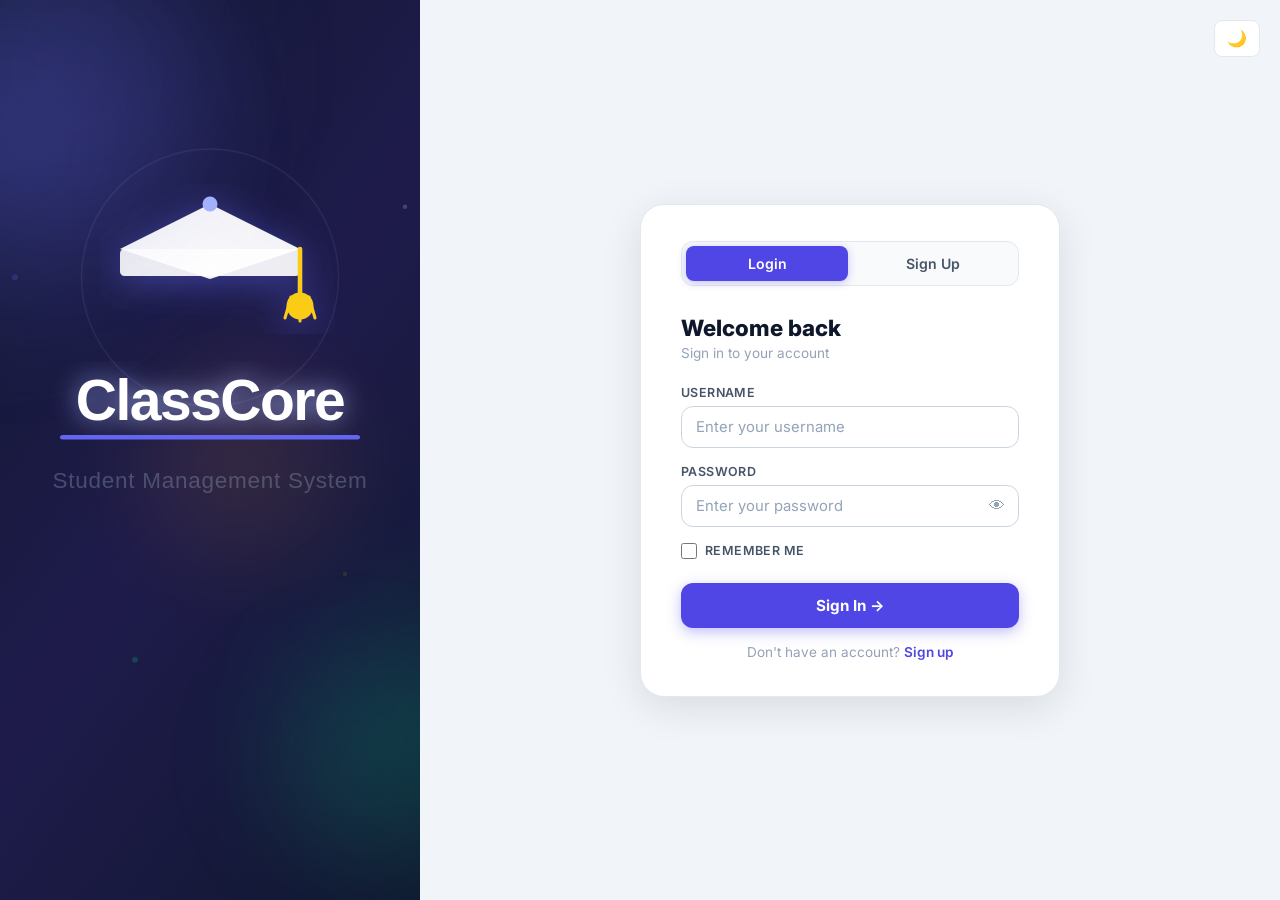
<file: index.html>
<!DOCTYPE html>
<html lang="en" data-theme="light">
<head>
  <meta charset="UTF-8" />
  <meta name="viewport" content="width=device-width, initial-scale=1.0" />
  <title>ClassCore — Student Management System</title>
  <link rel="icon" type="image/svg+xml" href="favicon.svg" />
  <link rel="stylesheet" href="styles.css" />
</head>
<body>

  <div id="toast-container"></div>

  <!-- Delete Modal -->
  <div id="modal-overlay" class="modal-overlay hidden">
    <div class="modal">
      <div class="modal-icon">🗑️</div>
      <h3>Delete Student?</h3>
      <p id="modal-msg">This action cannot be undone.</p>
      <div class="modal-actions">
        <button id="modal-confirm" class="btn-danger">Yes, Delete</button>
        <button id="modal-cancel" class="btn-ghost">Cancel</button>
      </div>
    </div>
  </div>

  <!-- Navbar -->
  <nav class="navbar">
    <div class="nav-brand">
      <span class="nav-logo">🎓</span>
      <div class="nav-title">
        <span class="nav-name">ClassCore</span>
        <span class="nav-sub">Student Management System</span>
      </div>
    </div>
    <div class="nav-right">
      <span class="nav-badge" id="academic-year"></span>
      <div class="ay-dropdown hidden" id="ay-dropdown"></div>
      <div class="nav-user" id="nav-user"></div>
      <button id="theme-toggle" class="btn-icon" title="Toggle theme">🌙</button>
      <button id="logout-btn" class="btn-icon btn-logout" title="Logout">⏻</button>
    </div>
  </nav>

  <!-- Page Layout -->
  <div class="page">

    <!-- Sidebar -->
    <aside class="sidebar">
      <div class="sidebar-section">
        <p class="sidebar-label">Overview</p>
        <div class="sidebar-stat">
          <span class="ss-icon">👥</span>
          <div>
            <div class="ss-num" id="stat-total">0</div>
            <div class="ss-label">Total Students</div>
          </div>
        </div>
        <div class="sidebar-stat">
          <span class="ss-icon">🏛️</span>
          <div>
            <div class="ss-num" id="stat-depts">0</div>
            <div class="ss-label">Departments</div>
          </div>
        </div>
        <div class="sidebar-stat">
          <span class="ss-icon">📅</span>
          <div>
            <div class="ss-num" id="stat-latest">—</div>
            <div class="ss-label">Latest Enrolled</div>
          </div>
        </div>
      </div>

      <div class="sidebar-section">
        <p class="sidebar-label">Quick Actions</p>
        <button class="sidebar-btn" id="sidebar-add-btn">➕ Add Student</button>
        <button class="sidebar-btn secondary" id="export-btn">⬇ Export CSV</button>
      </div>

      <div class="sidebar-section">
        <p class="sidebar-label">Departments</p>
        <ul class="dept-list-sidebar" id="dept-list-sidebar">
          <li class="dept-empty">No data yet</li>
        </ul>
        <button class="sidebar-btn dept-all-btn" id="dept-all-btn" style="display:none;margin-top:8px">✕ Show All Students</button>
      </div>
    </aside>

    <!-- Main Content -->
    <main class="main">

      <!-- Add / Edit Form -->
      <section class="card" id="form-card">
        <div class="card-header">
          <h2 class="card-title">
            <span id="form-title-icon">📋</span>
            <span id="form-title-text">Add New Student</span>
          </h2>
          <button class="btn-icon-sm" id="form-collapse-btn" title="Collapse">▲</button>
        </div>
        <div id="form-body">
          <form id="student-form">
            <input type="hidden" id="student-id" />
            <div class="form-grid">
              <div class="field">
                <label for="name">Full Name <span class="req">*</span></label>
                <input type="text" id="name" placeholder="e.g. Anuj Gupta" required />
              </div>
              <div class="field">
                <label for="roll">Roll Number <span class="req">*</span></label>
                <input type="text" id="roll" placeholder="e.g. CS-2024-001" required />
              </div>
              <div class="field">
                <label for="department">Department <span class="req">*</span></label>
                <input type="text" id="department" list="dept-datalist" placeholder="e.g. Computer Science" required />
                <datalist id="dept-datalist">
                  <option value="Computer Science">
                  <option value="Information Technology">
                  <option value="Software Engineering">
                  <option value="Mathematics">
                  <option value="Physics">
                  <option value="Business Administration">
                  <option value="Civil Engineering">
                  <option value="Electrical Engineering">
                </datalist>
              </div>
              <div class="field">
                <label for="enrolled">Enrollment Date</label>
                <input type="date" id="enrolled" />
              </div>
            </div>
            <div class="form-actions">
              <button type="submit" id="save-btn" class="btn-primary">➕ Add Student</button>
              <button type="button" id="clear-btn" class="btn-ghost">✖ Clear</button>
            </div>
          </form>
        </div>
      </section>

      <!-- Student Table -->
      <section class="card">
        <div class="card-header">
          <h2 class="card-title">📊 Student Records</h2>
          <div id="dept-filter-pill" class="dept-filter-pill" style="display:none"></div>
          <div class="table-controls">
            <div class="search-box">
              <span>🔍</span>
              <input type="text" id="search-input" placeholder="Search by name, roll, dept…" />
            </div>
          </div>
        </div>

        <div class="table-wrap">
          <table>
            <thead>
              <tr>
                <th>#</th>
                <th class="sortable" data-col="name">Name <span class="sort-arrow">↕</span></th>
                <th class="sortable" data-col="roll">Roll No <span class="sort-arrow">↕</span></th>
                <th class="sortable" data-col="department">Department <span class="sort-arrow">↕</span></th>
                <th class="sortable" data-col="enrolled">Enrolled <span class="sort-arrow">↕</span></th>
                <th>Actions</th>
              </tr>
            </thead>
            <tbody id="student-table-body"></tbody>
          </table>
        </div>

        <div id="empty-state" class="empty-state">
          <div class="empty-illus">🎒</div>
          <p>No students found</p>
          <small>Use the form above to add your first student.</small>
        </div>

        <div class="table-footer">
          <span id="result-count" class="result-count"></span>
        </div>
      </section>

    </main>
  </div>

  <script src="script.js"></script>
</body>
</html>
</file>
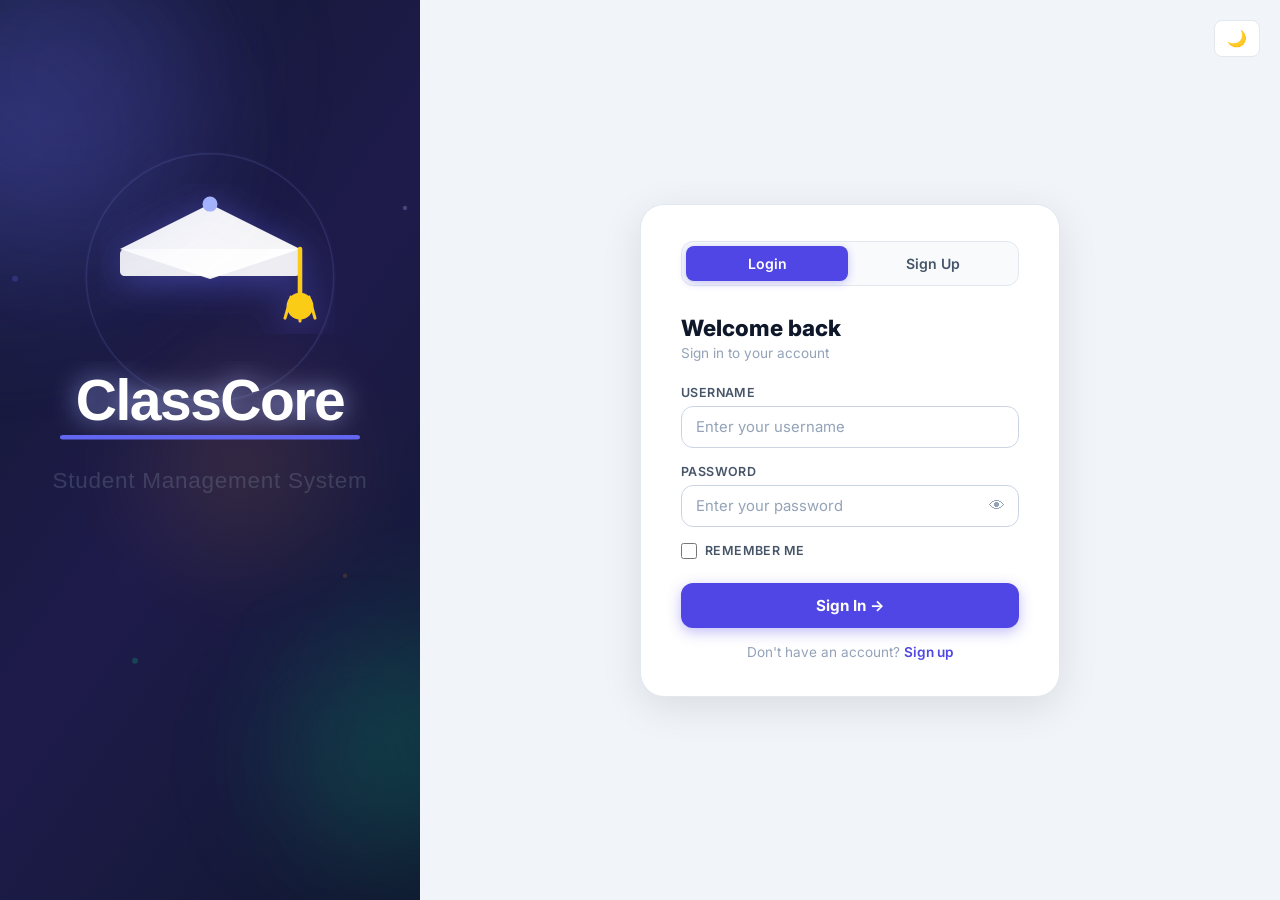
<file: login.html>
<!DOCTYPE html>
<html lang="en" data-theme="light">
<head>
  <meta charset="UTF-8" />
  <meta name="viewport" content="width=device-width, initial-scale=1.0" />
  <title>ClassCore — Login</title>
  <link rel="icon" type="image/svg+xml" href="favicon.svg" />
  <link rel="stylesheet" href="styles.css" />
</head>
<body class="auth-body">

  <div id="toast-container"></div>

  <div class="auth-page">

    <!-- Left panel -->
    <div class="auth-left auth-left-banner">
      <img src="banner.svg" alt="ClassCore" class="auth-banner-img" />
    </div>

    <!-- Right panel -->
    <div class="auth-right">
      <div class="auth-card">

        <!-- Tabs -->
        <div class="auth-tabs">
          <button class="auth-tab active" id="tab-login" onclick="switchTab('login')">Login</button>
          <button class="auth-tab" id="tab-signup" onclick="switchTab('signup')">Sign Up</button>
        </div>

        <div class="auth-forms-wrap">

          <!-- Login Form -->
          <form id="login-form" class="auth-form" onsubmit="handleLogin(event)">
            <div class="auth-form-inner">
              <h2>Welcome back</h2>
              <p class="auth-sub">Sign in to your account</p>
              <div class="auth-field">
                <label>Username</label>
                <input type="text" id="login-username" placeholder="Enter your username" required autocomplete="username" />
              </div>
              <div class="auth-field">
                <label>Password</label>
                <div class="pw-wrap">
                  <input type="password" id="login-password" placeholder="Enter your password" required autocomplete="current-password" />
                  <button type="button" class="pw-toggle" onclick="togglePw('login-password', this)">👁</button>
                </div>
              </div>
              <div class="auth-field remember-row">
                <label class="checkbox-label">
                  <input type="checkbox" id="remember-me" />
                  <span>Remember me</span>
                </label>
              </div>
              <button type="submit" class="btn-auth">Sign In →</button>
              <p class="auth-switch">Don't have an account? <a onclick="switchTab('signup')">Sign up</a></p>
            </div>
          </form>

          <!-- Signup Form -->
          <form id="signup-form" class="auth-form hidden" onsubmit="handleSignup(event)">
            <div class="auth-form-inner">
              <h2>Create account</h2>
              <p class="auth-sub">Join ClassCore today</p>
              <div class="auth-field">
                <label>Full Name</label>
                <input type="text" id="signup-name" placeholder="Enter your full name" required />
              </div>
              <div class="auth-field">
                <label>Username</label>
                <input type="text" id="signup-username" placeholder="Choose a username" required autocomplete="username" />
              </div>
              <div class="auth-field">
                <label>Password</label>
                <div class="pw-wrap">
                  <input type="password" id="signup-password" placeholder="Create a password (min 6 chars)" required autocomplete="new-password" minlength="6" />
                  <button type="button" class="pw-toggle" onclick="togglePw('signup-password', this)">👁</button>
                </div>
              </div>
              <div class="auth-field">
                <label>Confirm Password</label>
                <div class="pw-wrap">
                  <input type="password" id="signup-confirm" placeholder="Repeat your password" required autocomplete="new-password" />
                  <button type="button" class="pw-toggle" onclick="togglePw('signup-confirm', this)">👁</button>
                </div>
              </div>
              <button type="submit" class="btn-auth">Create Account →</button>
              <p class="auth-switch">Already have an account? <a onclick="switchTab('login')">Sign in</a></p>
            </div>
          </form>

        </div><!-- /.auth-forms-wrap -->

      </div>

      <button class="auth-theme-btn" id="auth-theme-toggle" onclick="toggleAuthTheme()">🌙</button>
    </div>

  </div>

  <script src="auth.js"></script>
</body>
</html>
</file>
<file: styles.css>
@import url('https://fonts.googleapis.com/css2?family=Inter:wght@400;500;600;700;800&display=swap');

/* ═══════════════════════════════════════
   DESIGN TOKENS
═══════════════════════════════════════ */
:root {
  --primary:       #4f46e5;
  --primary-light: #6366f1;
  --primary-glow:  rgba(79,70,229,0.18);
  --success:       #10b981;
  --danger:        #ef4444;
  --warning:       #f59e0b;
  --info:          #3b82f6;

  --bg:            #f1f5f9;
  --surface:       #ffffff;
  --surface-2:     #f8fafc;
  --border:        #e2e8f0;
  --border-strong: #cbd5e1;

  --text-1:        #0f172a;
  --text-2:        #475569;
  --text-3:        #94a3b8;

  --nav-bg:        #0f172a;
  --nav-text:      #f1f5f9;
  --sidebar-bg:    #1e293b;
  --sidebar-text:  #cbd5e1;

  --radius-sm:  8px;
  --radius-md:  12px;
  --radius-lg:  18px;
  --radius-xl:  24px;

  --shadow-sm:  0 1px 3px rgba(0,0,0,0.08), 0 1px 2px rgba(0,0,0,0.05);
  --shadow-md:  0 4px 16px rgba(0,0,0,0.08), 0 2px 6px rgba(0,0,0,0.05);
  --shadow-lg:  0 10px 40px rgba(0,0,0,0.1);

  --nav-h:      64px;
  --sidebar-w:  260px;
  --transition: 0.2s ease;
}

[data-theme="dark"] {
  --bg:            #0a0f1e;
  --surface:       #111827;
  --surface-2:     #1a2235;
  --border:        #1e2d45;
  --border-strong: #2d3f5a;

  --text-1:        #f1f5f9;
  --text-2:        #94a3b8;
  --text-3:        #475569;

  --nav-bg:        #060d1a;
  --sidebar-bg:    #0d1526;
  --sidebar-text:  #94a3b8;

  --shadow-sm:  0 1px 3px rgba(0,0,0,0.4);
  --shadow-md:  0 4px 16px rgba(0,0,0,0.4);
  --shadow-lg:  0 10px 40px rgba(0,0,0,0.5);
}

/* ═══════════════════════════════════════
   RESET
═══════════════════════════════════════ */
*, *::before, *::after { box-sizing: border-box; margin: 0; padding: 0; }

html { scroll-behavior: smooth; }

body {
  font-family: 'Inter', system-ui, sans-serif;
  background: var(--bg);
  color: var(--text-1);
  min-height: 100vh;
  transition: background var(--transition), color var(--transition);
  overflow-x: hidden;
}

/* ═══════════════════════════════════════
   NAVBAR
═══════════════════════════════════════ */
.navbar {
  position: fixed;
  top: 0; left: 0; right: 0;
  height: var(--nav-h);
  background: var(--nav-bg);
  display: flex;
  align-items: center;
  justify-content: space-between;
  padding: 0 24px;
  z-index: 100;
  box-shadow: 0 1px 0 rgba(255,255,255,0.06);
}

.nav-brand {
  display: flex;
  align-items: center;
  gap: 12px;
  text-decoration: none;
}

.nav-logo { font-size: 1.8rem; line-height: 1; }

.nav-title { display: flex; flex-direction: column; }

.nav-name {
  font-size: 1rem;
  font-weight: 700;
  color: #fff;
  letter-spacing: -0.2px;
}

.nav-sub {
  font-size: 0.7rem;
  color: #64748b;
  margin-top: 1px;
}

.nav-right {
  display: flex;
  align-items: center;
  gap: 12px;
}

.nav-badge {
  background: rgba(79,70,229,0.25);
  color: #a5b4fc;
  border: 1px solid rgba(99,102,241,0.3);
  border-radius: 20px;
  padding: 4px 12px;
  font-size: 0.72rem;
  font-weight: 600;
  letter-spacing: 0.3px;
}

.btn-icon {
  background: rgba(255,255,255,0.08);
  border: 1px solid rgba(255,255,255,0.12);
  border-radius: var(--radius-sm);
  padding: 8px 12px;
  font-size: 1rem;
  cursor: pointer;
  color: #fff;
  transition: background var(--transition), transform var(--transition);
  line-height: 1;
}
.btn-icon:hover { background: rgba(255,255,255,0.15); transform: scale(1.05); }

/* ═══════════════════════════════════════
   PAGE LAYOUT
═══════════════════════════════════════ */
.page {
  display: flex;
  min-height: 100vh;
  padding-top: var(--nav-h);
}

/* ═══════════════════════════════════════
   SIDEBAR
═══════════════════════════════════════ */
.sidebar {
  width: var(--sidebar-w);
  min-height: calc(100vh - var(--nav-h));
  background: var(--sidebar-bg);
  border-right: 1px solid rgba(255,255,255,0.05);
  padding: 24px 16px;
  position: sticky;
  top: var(--nav-h);
  height: calc(100vh - var(--nav-h));
  overflow-y: auto;
  flex-shrink: 0;
  display: flex;
  flex-direction: column;
  gap: 8px;
}

.sidebar-section {
  margin-bottom: 8px;
}

.sidebar-label {
  font-size: 0.65rem;
  font-weight: 700;
  text-transform: uppercase;
  letter-spacing: 1px;
  color: #475569;
  padding: 0 8px;
  margin-bottom: 10px;
}

.sidebar-stat {
  display: flex;
  align-items: center;
  gap: 12px;
  padding: 12px;
  border-radius: var(--radius-md);
  margin-bottom: 4px;
  transition: background var(--transition);
  cursor: default;
}
.sidebar-stat:hover { background: rgba(255,255,255,0.05); }

.ss-icon { font-size: 1.4rem; line-height: 1; flex-shrink: 0; }

.ss-num {
  font-size: 1.4rem;
  font-weight: 800;
  color: #fff;
  line-height: 1;
}

.ss-label {
  font-size: 0.7rem;
  color: #64748b;
  margin-top: 2px;
}

.sidebar-btn {
  display: block;
  width: 100%;
  padding: 10px 14px;
  border-radius: var(--radius-md);
  border: none;
  font-size: 0.85rem;
  font-weight: 600;
  font-family: inherit;
  cursor: pointer;
  text-align: left;
  margin-bottom: 6px;
  transition: all var(--transition);
  background: var(--primary);
  color: #fff;
  box-shadow: 0 2px 8px rgba(79,70,229,0.35);
}
.sidebar-btn:hover { background: var(--primary-light); transform: translateX(2px); }
.sidebar-btn.secondary {
  background: rgba(16,185,129,0.15);
  color: #34d399;
  box-shadow: none;
  border: 1px solid rgba(16,185,129,0.25);
}
.sidebar-btn.secondary:hover { background: rgba(16,185,129,0.25); }

.dept-list-sidebar {
  list-style: none;
  display: flex;
  flex-direction: column;
  gap: 4px;
}

.dept-list-sidebar li {
  padding: 7px 12px;
  border-radius: var(--radius-sm);
  font-size: 0.8rem;
  color: var(--sidebar-text);
  display: flex;
  align-items: center;
  justify-content: space-between;
  transition: background var(--transition);
  cursor: pointer;
}
.dept-list-sidebar li:hover { background: rgba(255,255,255,0.08); }
.dept-list-sidebar .dept-active {
  background: rgba(99,102,241,0.2);
  color: #a5b4fc;
  font-weight: 600;
}
.dept-list-sidebar .dept-active:hover { background: rgba(99,102,241,0.28); }
.dept-list-sidebar .dept-count {
  background: rgba(99,102,241,0.2);
  color: #a5b4fc;
  border-radius: 20px;
  padding: 1px 8px;
  font-size: 0.7rem;
  font-weight: 700;
}
.dept-empty { color: #475569 !important; font-style: italic; }

.sidebar-btn.dept-all-btn {
  background: rgba(239,68,68,0.15);
  color: #f87171;
  box-shadow: none;
  border: 1px solid rgba(239,68,68,0.25);
  font-size: 0.8rem;
  padding: 8px 14px;
}
.sidebar-btn.dept-all-btn:hover { background: rgba(239,68,68,0.25); transform: none; }

/* Dept filter pill in table header */
.dept-filter-pill {
  display: flex;
  align-items: center;
  gap: 8px;
  background: rgba(79,70,229,0.1);
  border: 1px solid rgba(79,70,229,0.25);
  border-radius: 20px;
  padding: 4px 6px 4px 12px;
  font-size: 0.8rem;
  font-weight: 600;
  color: var(--primary);
}
.dept-filter-pill button {
  background: rgba(79,70,229,0.15);
  border: none;
  border-radius: 50%;
  width: 20px;
  height: 20px;
  font-size: 0.7rem;
  cursor: pointer;
  color: var(--primary);
  display: flex;
  align-items: center;
  justify-content: center;
  padding: 0;
  transition: background var(--transition);
}
.dept-filter-pill button:hover { background: rgba(79,70,229,0.3); transform: none; }

/* ═══════════════════════════════════════
   MAIN CONTENT
═══════════════════════════════════════ */
.main {
  flex: 1;
  padding: 28px 28px 48px;
  min-width: 0;
  display: flex;
  flex-direction: column;
  gap: 22px;
}

/* ═══════════════════════════════════════
   CARD
═══════════════════════════════════════ */
.card {
  background: var(--surface);
  border: 1px solid var(--border);
  border-radius: var(--radius-xl);
  box-shadow: var(--shadow-sm);
  overflow: hidden;
  transition: background var(--transition), border-color var(--transition);
}

.card-header {
  display: flex;
  align-items: center;
  justify-content: space-between;
  flex-wrap: wrap;
  gap: 12px;
  padding: 20px 24px;
  border-bottom: 1px solid var(--border);
  background: var(--surface-2);
}

.card-title {
  font-size: 1rem;
  font-weight: 700;
  color: var(--text-1);
  display: flex;
  align-items: center;
  gap: 8px;
}

.btn-icon-sm {
  background: none;
  border: 1px solid var(--border);
  border-radius: var(--radius-sm);
  padding: 5px 10px;
  font-size: 0.75rem;
  cursor: pointer;
  color: var(--text-2);
  transition: all var(--transition);
}
.btn-icon-sm:hover { background: var(--border); }

/* ═══════════════════════════════════════
   FORM
═══════════════════════════════════════ */
#form-body { padding: 24px; }

.form-grid {
  display: grid;
  grid-template-columns: repeat(auto-fit, minmax(220px, 1fr));
  gap: 18px;
  margin-bottom: 22px;
}

.field {
  display: flex;
  flex-direction: column;
  gap: 6px;
}

.field label {
  font-size: 0.78rem;
  font-weight: 600;
  color: var(--text-2);
  text-transform: uppercase;
  letter-spacing: 0.4px;
}

.req { color: var(--danger); }

.field input {
  padding: 11px 14px;
  border: 1.5px solid var(--border-strong);
  border-radius: var(--radius-md);
  font-size: 0.93rem;
  font-family: inherit;
  background: var(--surface);
  color: var(--text-1);
  outline: none;
  transition: border-color var(--transition), box-shadow var(--transition), background var(--transition);
}
.field input:focus {
  border-color: var(--primary);
  box-shadow: 0 0 0 3px var(--primary-glow);
}
.field input::placeholder { color: var(--text-3); }

.form-actions {
  display: flex;
  gap: 10px;
  flex-wrap: wrap;
}

/* ═══════════════════════════════════════
   BUTTONS
═══════════════════════════════════════ */
.btn-primary {
  background: var(--primary);
  color: #fff;
  border: none;
  border-radius: var(--radius-md);
  padding: 11px 22px;
  font-size: 0.9rem;
  font-weight: 600;
  font-family: inherit;
  cursor: pointer;
  box-shadow: 0 4px 14px rgba(79,70,229,0.35);
  transition: all var(--transition);
}
.btn-primary:hover { background: var(--primary-light); transform: translateY(-1px); box-shadow: 0 6px 18px rgba(79,70,229,0.4); }
.btn-primary:active { transform: translateY(0); }

.btn-ghost {
  background: transparent;
  color: var(--text-2);
  border: 1.5px solid var(--border-strong);
  border-radius: var(--radius-md);
  padding: 11px 22px;
  font-size: 0.9rem;
  font-weight: 600;
  font-family: inherit;
  cursor: pointer;
  transition: all var(--transition);
}
.btn-ghost:hover { background: var(--surface-2); color: var(--text-1); }

.btn-danger {
  background: var(--danger);
  color: #fff;
  border: none;
  border-radius: var(--radius-md);
  padding: 11px 22px;
  font-size: 0.9rem;
  font-weight: 600;
  font-family: inherit;
  cursor: pointer;
  box-shadow: 0 4px 14px rgba(239,68,68,0.3);
  transition: all var(--transition);
}
.btn-danger:hover { background: #dc2626; transform: translateY(-1px); }

/* ═══════════════════════════════════════
   TABLE CONTROLS
═══════════════════════════════════════ */
.table-controls {
  display: flex;
  align-items: center;
  gap: 10px;
  flex-wrap: wrap;
}

.search-box {
  display: flex;
  align-items: center;
  gap: 8px;
  background: var(--surface-2);
  border: 1.5px solid var(--border-strong);
  border-radius: var(--radius-md);
  padding: 8px 14px;
  transition: border-color var(--transition), box-shadow var(--transition);
}
.search-box:focus-within {
  border-color: var(--primary);
  box-shadow: 0 0 0 3px var(--primary-glow);
}
.search-box span { font-size: 0.85rem; color: var(--text-3); }
.search-box input {
  border: none;
  background: transparent;
  outline: none;
  font-size: 0.88rem;
  font-family: inherit;
  color: var(--text-1);
  width: 220px;
}
.search-box input::placeholder { color: var(--text-3); }

/* ═══════════════════════════════════════
   TABLE
═══════════════════════════════════════ */
.table-wrap { overflow-x: auto; }

table {
  width: 100%;
  border-collapse: collapse;
  min-width: 600px;
}

thead tr { background: var(--surface-2); }

th {
  padding: 12px 16px;
  font-size: 0.72rem;
  font-weight: 700;
  text-transform: uppercase;
  letter-spacing: 0.6px;
  color: var(--text-2);
  text-align: left;
  border-bottom: 1px solid var(--border);
  white-space: nowrap;
  user-select: none;
}

th.sortable { cursor: pointer; }
th.sortable:hover { color: var(--primary); }
th.sort-asc  .sort-arrow::after { content: ' ▲'; color: var(--primary); }
th.sort-desc .sort-arrow::after { content: ' ▼'; color: var(--primary); }

td {
  padding: 14px 16px;
  border-bottom: 1px solid var(--border);
  font-size: 0.9rem;
  color: var(--text-1);
  vertical-align: middle;
}

tbody tr { transition: background var(--transition); animation: rowIn 0.25s ease both; }
tbody tr:hover { background: var(--surface-2); }
tbody tr:last-child td { border-bottom: none; }

@keyframes rowIn {
  from { opacity: 0; transform: translateY(6px); }
  to   { opacity: 1; transform: translateY(0); }
}

td.actions { display: flex; gap: 8px; align-items: center; }

.act-btn {
  padding: 6px 14px;
  border-radius: var(--radius-sm);
  font-size: 0.78rem;
  font-weight: 600;
  font-family: inherit;
  border: none;
  cursor: pointer;
  transition: all var(--transition);
}
.act-btn:hover { transform: translateY(-1px); }

.act-btn.edit {
  background: var(--primary-glow);
  color: var(--primary);
  border: 1px solid rgba(79,70,229,0.25);
}
.act-btn.edit:hover { background: rgba(79,70,229,0.25); }

.act-btn.delete {
  background: rgba(239,68,68,0.1);
  color: var(--danger);
  border: 1px solid rgba(239,68,68,0.2);
}
.act-btn.delete:hover { background: rgba(239,68,68,0.2); }

/* Badges */
.badge-dept {
  display: inline-block;
  padding: 3px 10px;
  border-radius: 20px;
  font-size: 0.75rem;
  font-weight: 600;
  background: rgba(79,70,229,0.1);
  color: var(--primary);
  border: 1px solid rgba(79,70,229,0.18);
}

.badge-roll {
  font-family: 'Courier New', monospace;
  font-size: 0.82rem;
  color: var(--text-2);
  background: var(--surface-2);
  border: 1px solid var(--border);
  padding: 2px 8px;
  border-radius: var(--radius-sm);
}

/* ═══════════════════════════════════════
   TABLE FOOTER
═══════════════════════════════════════ */
.table-footer {
  padding: 12px 16px;
  border-top: 1px solid var(--border);
  background: var(--surface-2);
}
.result-count { font-size: 0.8rem; color: var(--text-3); }

/* ═══════════════════════════════════════
   EMPTY STATE
═══════════════════════════════════════ */
.empty-state {
  text-align: center;
  padding: 56px 24px;
  color: var(--text-2);
}
.empty-illus { font-size: 3.5rem; margin-bottom: 14px; }
.empty-state p { font-size: 1rem; font-weight: 600; margin-bottom: 6px; }
.empty-state small { font-size: 0.83rem; color: var(--text-3); }

/* ═══════════════════════════════════════
   MODAL
═══════════════════════════════════════ */
.modal-overlay {
  position: fixed;
  inset: 0;
  background: rgba(0,0,0,0.5);
  backdrop-filter: blur(6px);
  display: flex;
  align-items: center;
  justify-content: center;
  z-index: 500;
}
.modal-overlay.hidden { display: none; }

.modal {
  background: var(--surface);
  border: 1px solid var(--border);
  border-radius: var(--radius-xl);
  padding: 40px 36px;
  text-align: center;
  max-width: 380px;
  width: 90%;
  box-shadow: var(--shadow-lg);
  animation: modalIn 0.22s cubic-bezier(.34,1.56,.64,1);
}
@keyframes modalIn {
  from { opacity: 0; transform: scale(0.9) translateY(16px); }
  to   { opacity: 1; transform: scale(1) translateY(0); }
}
.modal-icon { font-size: 3rem; margin-bottom: 14px; }
.modal h3 { font-size: 1.2rem; font-weight: 800; margin-bottom: 8px; color: var(--text-1); }
.modal p { color: var(--text-2); font-size: 0.9rem; margin-bottom: 28px; line-height: 1.5; }
.modal-actions { display: flex; gap: 10px; justify-content: center; }

/* ═══════════════════════════════════════
   TOAST
═══════════════════════════════════════ */
#toast-container {
  position: fixed;
  bottom: 24px;
  right: 20px;
  display: flex;
  flex-direction: column;
  gap: 8px;
  z-index: 1000;
}

.toast {
  display: flex;
  align-items: center;
  gap: 10px;
  padding: 12px 18px;
  border-radius: var(--radius-md);
  font-size: 0.87rem;
  font-weight: 600;
  color: #fff;
  min-width: 230px;
  max-width: 320px;
  box-shadow: var(--shadow-md);
  cursor: pointer;
  animation: toastIn 0.3s cubic-bezier(.34,1.56,.64,1) both;
}
.toast.success { background: var(--success); }
.toast.error   { background: var(--danger); }
.toast.info    { background: var(--info); }
.toast.warning { background: var(--warning); }
.toast.hide    { animation: toastOut 0.25s ease forwards; }

@keyframes toastIn  { from { opacity:0; transform:translateX(50px); } to { opacity:1; transform:translateX(0); } }
@keyframes toastOut { to   { opacity:0; transform:translateX(50px); } }

/* ═══════════════════════════════════════
   SCROLLBAR
═══════════════════════════════════════ */
::-webkit-scrollbar { width: 6px; height: 6px; }
::-webkit-scrollbar-track { background: transparent; }
::-webkit-scrollbar-thumb { background: var(--border-strong); border-radius: 99px; }
::-webkit-scrollbar-thumb:hover { background: var(--text-3); }

/* ═══════════════════════════════════════
   RESPONSIVE
═══════════════════════════════════════ */
@media (max-width: 900px) {
  .sidebar { display: none; }
  .main { padding: 20px 16px 48px; }
}

@media (max-width: 600px) {
  .nav-badge { display: none; }
  .form-grid { grid-template-columns: 1fr; }
  .card-header { flex-direction: column; align-items: flex-start; }
  .search-box input { width: 140px; }
}

/* ═══════════════════════════════════════
   AUTH PAGE
═══════════════════════════════════════ */
.auth-body { padding: 0; overflow: hidden; }

.auth-page {
  display: flex;
  min-height: 100vh;
}

/* Left decorative panel */
.auth-left {
  width: 420px;
  flex-shrink: 0;
  background: linear-gradient(160deg, #0f172a 0%, #1e1b4b 50%, #0f172a 100%);
  display: flex;
  flex-direction: column;
  justify-content: center;
  padding: 48px 40px;
  position: relative;
  overflow: hidden;
}

.auth-left::before {
  content: '';
  position: absolute;
  width: 300px; height: 300px;
  background: rgba(99,102,241,0.15);
  border-radius: 50%;
  top: -80px; left: -80px;
  filter: blur(60px);
}

.auth-left::after {
  content: '';
  position: absolute;
  width: 200px; height: 200px;
  background: rgba(16,185,129,0.1);
  border-radius: 50%;
  bottom: 40px; right: -40px;
  filter: blur(50px);
}

.auth-brand {
  margin-bottom: 48px;
  position: relative;
  z-index: 1;
}

.auth-logo {
  font-size: 3rem;
  display: block;
  margin-bottom: 12px;
}

.auth-brand h1 {
  font-size: 2rem;
  font-weight: 800;
  color: #fff;
  letter-spacing: -0.5px;
}

.auth-brand p {
  font-size: 0.88rem;
  color: #64748b;
  margin-top: 4px;
}

.auth-features {
  list-style: none;
  display: flex;
  flex-direction: column;
  gap: 14px;
  position: relative;
  z-index: 1;
}

.auth-features li {
  font-size: 0.9rem;
  color: #94a3b8;
  display: flex;
  align-items: center;
  gap: 10px;
}

.auth-year {
  margin-top: auto;
  padding-top: 48px;
  font-size: 0.72rem;
  color: #334155;
  text-transform: uppercase;
  letter-spacing: 1px;
  position: relative;
  z-index: 1;
}

/* Right form panel */
.auth-right {
  flex: 1;
  display: flex;
  align-items: center;
  justify-content: center;
  background: var(--bg);
  padding: 32px 24px;
  position: relative;
  transition: background var(--transition);
}

.auth-card {
  background: var(--surface);
  border: 1px solid var(--border);
  border-radius: var(--radius-xl);
  padding: 36px 40px;
  width: 100%;
  max-width: 420px;
  box-shadow: var(--shadow-lg);
  overflow: hidden;
  position: relative;
  perspective: 1000px;
}

.auth-forms-wrap {
  position: relative;
  min-height: 10px;
}

/* ── Auth card 3-D perspective container ── */
.auth-card {
  perspective: 1000px;
}

.auth-forms-wrap {
  position: relative;
  transform-style: preserve-3d;
}

.auth-form {
  backface-visibility: hidden;
  -webkit-backface-visibility: hidden;
}

/* ── Flip-out: rotate away on Y axis ── */
@keyframes flipOutRight {
  0%   { opacity: 1; transform: rotateY(0deg)   scale(1); }
  100% { opacity: 0; transform: rotateY(-90deg) scale(0.92); }
}
@keyframes flipOutLeft {
  0%   { opacity: 1; transform: rotateY(0deg)  scale(1); }
  100% { opacity: 0; transform: rotateY(90deg) scale(0.92); }
}

/* ── Flip-in: arrive from opposite side ── */
@keyframes flipInRight {
  0%   { opacity: 0; transform: rotateY(90deg)  scale(0.92); }
  100% { opacity: 1; transform: rotateY(0deg)   scale(1); }
}
@keyframes flipInLeft {
  0%   { opacity: 0; transform: rotateY(-90deg) scale(0.92); }
  100% { opacity: 1; transform: rotateY(0deg)   scale(1); }
}

.flip-out-right { animation: flipOutRight 0.28s cubic-bezier(0.4,0,0.6,1) both; }
.flip-out-left  { animation: flipOutLeft  0.28s cubic-bezier(0.4,0,0.6,1) both; }
.flip-in-right  { animation: flipInRight  0.32s cubic-bezier(0.2,0.8,0.4,1) both; }
.flip-in-left   { animation: flipInLeft   0.32s cubic-bezier(0.2,0.8,0.4,1) both; }

/* Keep visible during flip-out */
.flip-out-right,
.flip-out-left { display: block !important; position: absolute; top: 0; width: 100%; }

/* ── Staggered field entrance ── */
@keyframes fieldDrop {
  from { opacity: 0; transform: translateY(-14px); }
  to   { opacity: 1; transform: translateY(0); }
}

.auth-form.field-animate .auth-form-inner > * {
  animation: fieldDrop 0.35s cubic-bezier(0.34,1.56,0.64,1) both;
}
.auth-form.field-animate .auth-form-inner > *:nth-child(1) { animation-delay: 0.04s; }
.auth-form.field-animate .auth-form-inner > *:nth-child(2) { animation-delay: 0.09s; }
.auth-form.field-animate .auth-form-inner > *:nth-child(3) { animation-delay: 0.14s; }
.auth-form.field-animate .auth-form-inner > *:nth-child(4) { animation-delay: 0.19s; }
.auth-form.field-animate .auth-form-inner > *:nth-child(5) { animation-delay: 0.24s; }
.auth-form.field-animate .auth-form-inner > *:nth-child(6) { animation-delay: 0.29s; }
.auth-form.field-animate .auth-form-inner > *:nth-child(7) { animation-delay: 0.34s; }

/* ── Left panel animated gradient orbs ── */
@keyframes orbFloat {
  0%, 100% { transform: translate(0, 0) scale(1); }
  33%       { transform: translate(20px, -30px) scale(1.1); }
  66%       { transform: translate(-15px, 20px) scale(0.95); }
}

.auth-orb {
  position: absolute;
  border-radius: 50%;
  filter: blur(55px);
  pointer-events: none;
  animation: orbFloat 8s ease-in-out infinite;
}
.auth-orb-1 { width:260px; height:260px; background:rgba(99,102,241,0.22); top:-60px;  left:-60px;  animation-duration:9s; }
.auth-orb-2 { width:180px; height:180px; background:rgba(16,185,129,0.15); bottom:60px; right:-30px; animation-duration:7s; animation-delay:-3s; }
.auth-orb-3 { width:140px; height:140px; background:rgba(245,158,11,0.1);  top:45%;    left:40%;    animation-duration:11s; animation-delay:-6s; }

/* Tabs */
.auth-tabs {
  display: flex;
  background: var(--surface-2);
  border: 1px solid var(--border);
  border-radius: var(--radius-md);
  padding: 4px;
  margin-bottom: 28px;
  gap: 4px;
}

.auth-tab {
  flex: 1;
  padding: 9px;
  border: none;
  border-radius: var(--radius-sm);
  font-size: 0.88rem;
  font-weight: 600;
  font-family: inherit;
  cursor: pointer;
  background: transparent;
  color: var(--text-2);
  transition: all var(--transition);
}

.auth-tab.active {
  background: var(--primary);
  color: #fff;
  box-shadow: 0 2px 8px rgba(79,70,229,0.3);
}

/* Form */
.auth-form h2 {
  font-size: 1.4rem;
  font-weight: 800;
  color: var(--text-1);
  margin-bottom: 4px;
}

.auth-sub {
  font-size: 0.85rem;
  color: var(--text-3);
  margin-bottom: 24px;
}

.auth-field {
  display: flex;
  flex-direction: column;
  gap: 6px;
  margin-bottom: 16px;
}

.auth-field label {
  font-size: 0.78rem;
  font-weight: 600;
  color: var(--text-2);
  text-transform: uppercase;
  letter-spacing: 0.4px;
}

.auth-field input[type="text"],
.auth-field input[type="password"],
.auth-field input[type="email"] {
  padding: 11px 14px;
  border: 1.5px solid var(--border-strong);
  border-radius: var(--radius-md);
  font-size: 0.93rem;
  font-family: inherit;
  background: var(--surface);
  color: var(--text-1);
  outline: none;
  width: 100%;
  transition: border-color var(--transition), box-shadow var(--transition);
}

.auth-field input:focus {
  border-color: var(--primary);
  box-shadow: 0 0 0 3px var(--primary-glow);
}

.auth-field input::placeholder { color: var(--text-3); }

.pw-wrap {
  position: relative;
  display: flex;
  align-items: center;
}

.pw-wrap input { padding-right: 44px; }

.pw-toggle {
  position: absolute;
  right: 10px;
  background: none;
  border: none;
  cursor: pointer;
  font-size: 1rem;
  padding: 4px;
  color: var(--text-3);
  line-height: 1;
  transition: color var(--transition);
}
.pw-toggle:hover { color: var(--text-1); transform: none; }

.remember-row { flex-direction: row; align-items: center; }

.checkbox-label {
  display: flex;
  align-items: center;
  gap: 8px;
  font-size: 0.85rem;
  color: var(--text-2);
  cursor: pointer;
  text-transform: none;
  letter-spacing: 0;
  font-weight: 500;
}

.checkbox-label input[type="checkbox"] {
  width: 16px; height: 16px;
  accent-color: var(--primary);
  cursor: pointer;
}

.btn-auth {
  width: 100%;
  padding: 13px;
  background: var(--primary);
  color: #fff;
  border: none;
  border-radius: var(--radius-md);
  font-size: 0.95rem;
  font-weight: 700;
  font-family: inherit;
  cursor: pointer;
  box-shadow: 0 4px 14px rgba(79,70,229,0.35);
  transition: all var(--transition);
  margin-top: 8px;
  margin-bottom: 16px;
}
.btn-auth:hover { background: var(--primary-light); transform: translateY(-1px); box-shadow: 0 6px 18px rgba(79,70,229,0.4); }
.btn-auth:active { transform: translateY(0); }

.auth-switch {
  text-align: center;
  font-size: 0.85rem;
  color: var(--text-3);
}

.auth-switch a {
  color: var(--primary);
  font-weight: 600;
  cursor: pointer;
  text-decoration: none;
}
.auth-switch a:hover { text-decoration: underline; }

.hidden { display: none !important; }

/* Theme toggle on auth page */
.auth-theme-btn {
  position: absolute;
  top: 20px;
  right: 20px;
  background: var(--surface);
  border: 1px solid var(--border);
  border-radius: var(--radius-sm);
  padding: 8px 12px;
  font-size: 1rem;
  cursor: pointer;
  color: var(--text-1);
  transition: all var(--transition);
}
.auth-theme-btn:hover { background: var(--surface-2); transform: scale(1.05); }

/* ── Nav user chip ── */
.nav-user-chip {
  background: rgba(255,255,255,0.1);
  border: 1px solid rgba(255,255,255,0.15);
  border-radius: 20px;
  padding: 5px 12px;
  font-size: 0.8rem;
  font-weight: 600;
  color: #e2e8f0;
}

.btn-logout {
  background: rgba(239,68,68,0.15) !important;
  border-color: rgba(239,68,68,0.25) !important;
  color: #f87171 !important;
  font-size: 0.85rem !important;
}
.btn-logout:hover { background: rgba(239,68,68,0.28) !important; }

/* Auth responsive */
@media (max-width: 768px) {
  .auth-left { display: none; }
  .auth-card { padding: 28px 24px; }
}

/* Academic Year Picker */
#academic-year {
  cursor: pointer;
  user-select: none;
  position: relative;
}
#academic-year:hover { background: rgba(99,102,241,0.4); }
#academic-year::after { content: ' ▾'; font-size: 0.65rem; }

.ay-dropdown {
  position: absolute;
  top: calc(var(--nav-h) - 8px);
  right: 160px;
  background: var(--nav-bg);
  border: 1px solid rgba(255,255,255,0.12);
  border-radius: var(--radius-md);
  box-shadow: var(--shadow-lg);
  z-index: 200;
  min-width: 160px;
  overflow: hidden;
  animation: dropIn 0.18s cubic-bezier(0.34,1.56,0.64,1) both;
}

@keyframes dropIn {
  from { opacity: 0; transform: translateY(-8px) scale(0.96); }
  to   { opacity: 1; transform: translateY(0) scale(1); }
}

.ay-dropdown.hidden { display: none; }

.ay-dropdown-header {
  padding: 8px 14px;
  font-size: 0.65rem;
  font-weight: 700;
  text-transform: uppercase;
  letter-spacing: 0.8px;
  color: #475569;
  border-bottom: 1px solid rgba(255,255,255,0.06);
}

.ay-option {
  display: block;
  width: 100%;
  padding: 10px 14px;
  background: none;
  border: none;
  text-align: left;
  font-size: 0.85rem;
  font-family: inherit;
  font-weight: 500;
  color: #94a3b8;
  cursor: pointer;
  transition: background var(--transition), color var(--transition);
}
.ay-option:hover { background: rgba(255,255,255,0.06); color: #fff; }
.ay-option.ay-active { color: #a5b4fc; font-weight: 700; background: rgba(99,102,241,0.15); }

/* Auth banner left panel */
.auth-left-banner {
  padding: 0;
  overflow: hidden;
  display: flex;
  align-items: stretch;
  justify-content: stretch;
}

.auth-banner-img {
  width: 100%;
  height: 100%;
  object-fit: cover;
  display: block;
}
</file>
